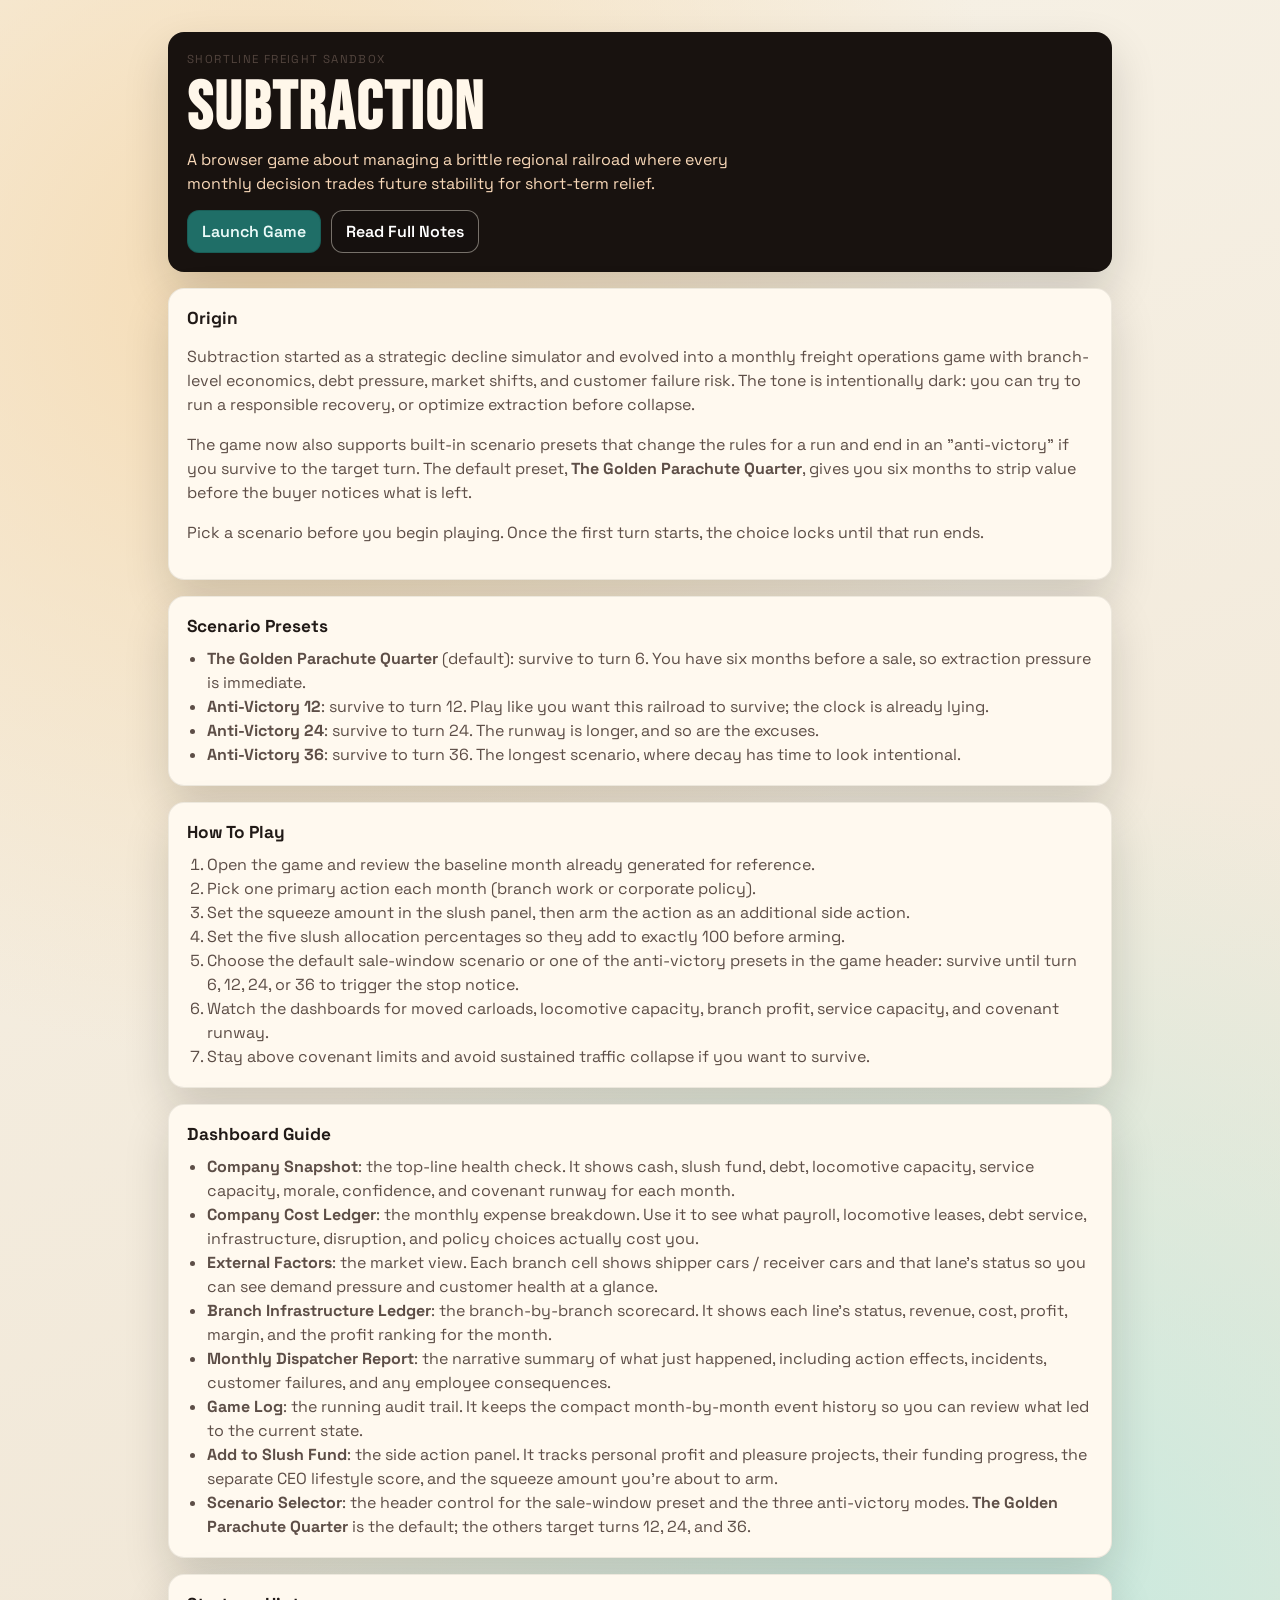
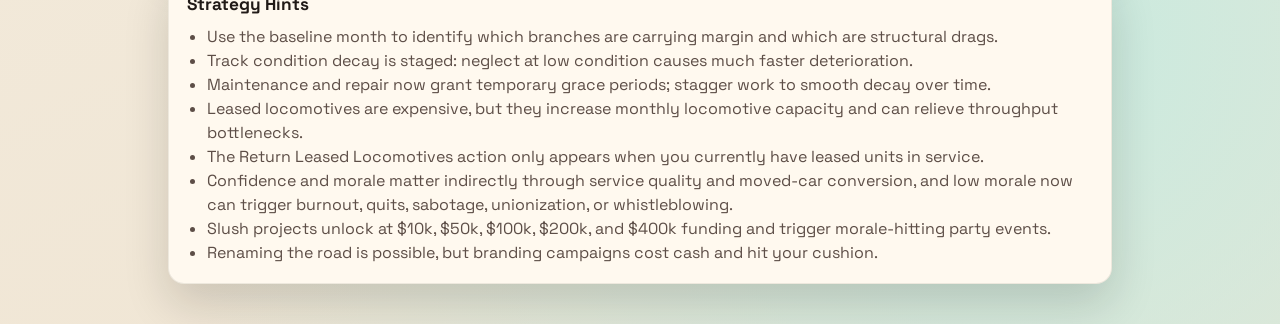
<file: index.html>
<!doctype html>
<html lang="en">
  <head>
    <meta charset="UTF-8" />
    <meta name="viewport" content="width=device-width, initial-scale=1.0" />
    <title>Subtraction - Briefing</title>
    <link rel="stylesheet" href="fonts.css" />
    <style>
      :root {
        --bg-ink: #14110f;
        --bg-paper: #f7f2e7;
        --card: #fff9ef;
        --accent-hot: #d14a1f;
        --accent-cold: #1f6e67;
        --text-main: #211a17;
        --text-soft: #5d4e47;
        --radius: 16px;
        --shadow: 0 20px 45px rgba(20, 17, 15, 0.16);
      }

      * {
        box-sizing: border-box;
      }

      body {
        margin: 0;
        min-height: 100vh;
        font-family: "Space Grotesk", sans-serif;
        color: var(--text-main);
        background:
          radial-gradient(circle at 20% 15%, #f5dcb5 0%, rgba(245, 220, 181, 0) 40%),
          radial-gradient(circle at 80% 85%, #c8eadf 0%, rgba(200, 234, 223, 0) 45%),
          linear-gradient(160deg, var(--bg-paper) 0%, #efe4d2 100%);
      }

      .app {
        max-width: 980px;
        margin: 0 auto;
        padding: 32px 18px 40px;
      }

      .hero,
      .panel {
        background: var(--card);
        border: 1px solid rgba(33, 26, 23, 0.08);
        border-radius: var(--radius);
        padding: 18px;
        box-shadow: var(--shadow);
      }

      .hero {
        background: #18120f;
        color: #fff7ea;
      }

      .kicker {
        letter-spacing: 0.12em;
        text-transform: uppercase;
        font-size: 0.72rem;
        opacity: 0.85;
        margin: 0;
      }

      h1 {
        margin: 10px 0 6px;
        font-family: "Bebas Neue", sans-serif;
        font-size: clamp(2.2rem, 8vw, 4.2rem);
        letter-spacing: 0.03em;
        line-height: 0.95;
      }

      .tagline {
        margin: 0;
        max-width: 55ch;
        color: #f8d8b8;
      }

      .cta-row {
        margin-top: 14px;
        display: flex;
        flex-wrap: wrap;
        gap: 10px;
      }

      .cta {
        text-decoration: none;
        border-radius: 12px;
        padding: 10px 14px;
        font-weight: 600;
      }

      .cta.play {
        background: var(--accent-cold);
        color: #eafaf8;
        border: 1px solid rgba(16, 64, 59, 0.35);
      }

      .cta.source {
        background: rgba(20, 17, 15, 0.7);
        color: #ffffff;
        border: 1px solid rgba(255, 247, 234, 0.42);
      }

      .panel {
        margin-top: 16px;
      }

      h2 {
        margin: 0 0 10px;
        font-size: 1.08rem;
      }

      p,
      li {
        color: var(--text-soft);
        line-height: 1.5;
      }

      ul,
      ol {
        margin: 8px 0 0;
        padding-left: 20px;
      }
    </style>
  </head>
  <body>
    <main class="app">
      <header class="hero">
        <p class="kicker">Shortline Freight Sandbox</p>
        <h1>Subtraction</h1>
        <p class="tagline">
          A browser game about managing a brittle regional railroad where every monthly decision trades future stability for
          short-term relief.
        </p>
        <div class="cta-row">
          <a class="cta play" href="game.html">Launch Game</a>
          <a class="cta source" href="README.md">Read Full Notes</a>
        </div>
      </header>

      <section class="panel">
        <h2>Origin</h2>
        <p>
          Subtraction started as a strategic decline simulator and evolved into a monthly freight operations game with branch-level
          economics, debt pressure, market shifts, and customer failure risk. The tone is intentionally dark: you can try to run a
          responsible recovery, or optimize extraction before collapse.
        </p>
        <p>
          The game now also supports built-in scenario presets that change the rules for a run and end in an "anti-victory" if
          you survive to the target turn. The default preset, <strong>The Golden Parachute Quarter</strong>, gives you six months
          to strip value before the buyer notices what is left.
        </p>
        <p>
          Pick a scenario before you begin playing. Once the first turn starts, the choice locks until that run ends.
        </p>
      </section>

      <section class="panel">
        <h2>Scenario Presets</h2>
        <ul>
          <li><strong>The Golden Parachute Quarter</strong> (default): survive to turn 6. You have six months before a sale, so extraction pressure is immediate.</li>
          <li><strong>Anti-Victory 12</strong>: survive to turn 12. Play like you want this railroad to survive; the clock is already lying.</li>
          <li><strong>Anti-Victory 24</strong>: survive to turn 24. The runway is longer, and so are the excuses.</li>
          <li><strong>Anti-Victory 36</strong>: survive to turn 36. The longest scenario, where decay has time to look intentional.</li>
        </ul>
      </section>

      <section class="panel">
        <h2>How To Play</h2>
        <ol>
          <li>Open the game and review the baseline month already generated for reference.</li>
          <li>Pick one primary action each month (branch work or corporate policy).</li>
          <li>Set the squeeze amount in the slush panel, then arm the action as an additional side action.</li>
          <li>Set the five slush allocation percentages so they add to exactly 100 before arming.</li>
          <li>Choose the default sale-window scenario or one of the anti-victory presets in the game header: survive until turn 6, 12, 24, or 36 to trigger the stop notice.</li>
          <li>Watch the dashboards for moved carloads, locomotive capacity, branch profit, service capacity, and covenant runway.</li>
          <li>Stay above covenant limits and avoid sustained traffic collapse if you want to survive.</li>
        </ol>
      </section>

      <section class="panel">
        <h2>Dashboard Guide</h2>
        <ul>
          <li><strong>Company Snapshot</strong>: the top-line health check. It shows cash, slush fund, debt, locomotive capacity, service capacity, morale, confidence, and covenant runway for each month.</li>
          <li><strong>Company Cost Ledger</strong>: the monthly expense breakdown. Use it to see what payroll, locomotive leases, debt service, infrastructure, disruption, and policy choices actually cost you.</li>
          <li><strong>External Factors</strong>: the market view. Each branch cell shows shipper cars / receiver cars and that lane's status so you can see demand pressure and customer health at a glance.</li>
          <li><strong>Branch Infrastructure Ledger</strong>: the branch-by-branch scorecard. It shows each line's status, revenue, cost, profit, margin, and the profit ranking for the month.</li>
          <li><strong>Monthly Dispatcher Report</strong>: the narrative summary of what just happened, including action effects, incidents, customer failures, and any employee consequences.</li>
          <li><strong>Game Log</strong>: the running audit trail. It keeps the compact month-by-month event history so you can review what led to the current state.</li>
          <li><strong>Add to Slush Fund</strong>: the side action panel. It tracks personal profit and pleasure projects, their funding progress, the separate CEO lifestyle score, and the squeeze amount you’re about to arm.</li>
          <li><strong>Scenario Selector</strong>: the header control for the sale-window preset and the three anti-victory modes. <strong>The Golden Parachute Quarter</strong> is the default; the others target turns 12, 24, and 36.</li>
        </ul>
      </section>

      <section class="panel">
        <h2>Strategy Hints</h2>
        <ul>
          <li>Use the baseline month to identify which branches are carrying margin and which are structural drags.</li>
          <li>Track condition decay is staged: neglect at low condition causes much faster deterioration.</li>
          <li>Maintenance and repair now grant temporary grace periods; stagger work to smooth decay over time.</li>
          <li>Leased locomotives are expensive, but they increase monthly locomotive capacity and can relieve throughput bottlenecks.</li>
          <li>The Return Leased Locomotives action only appears when you currently have leased units in service.</li>
          <li>Confidence and morale matter indirectly through service quality and moved-car conversion, and low morale now can trigger burnout, quits, sabotage, unionization, or whistleblowing.</li>
          <li>Slush projects unlock at $10k, $50k, $100k, $200k, and $400k funding and trigger morale-hitting party events.</li>
          <li>Renaming the road is possible, but branding campaigns cost cash and hit your cushion.</li>
        </ul>
      </section>
    </main>
  </body>
</html>
</file>
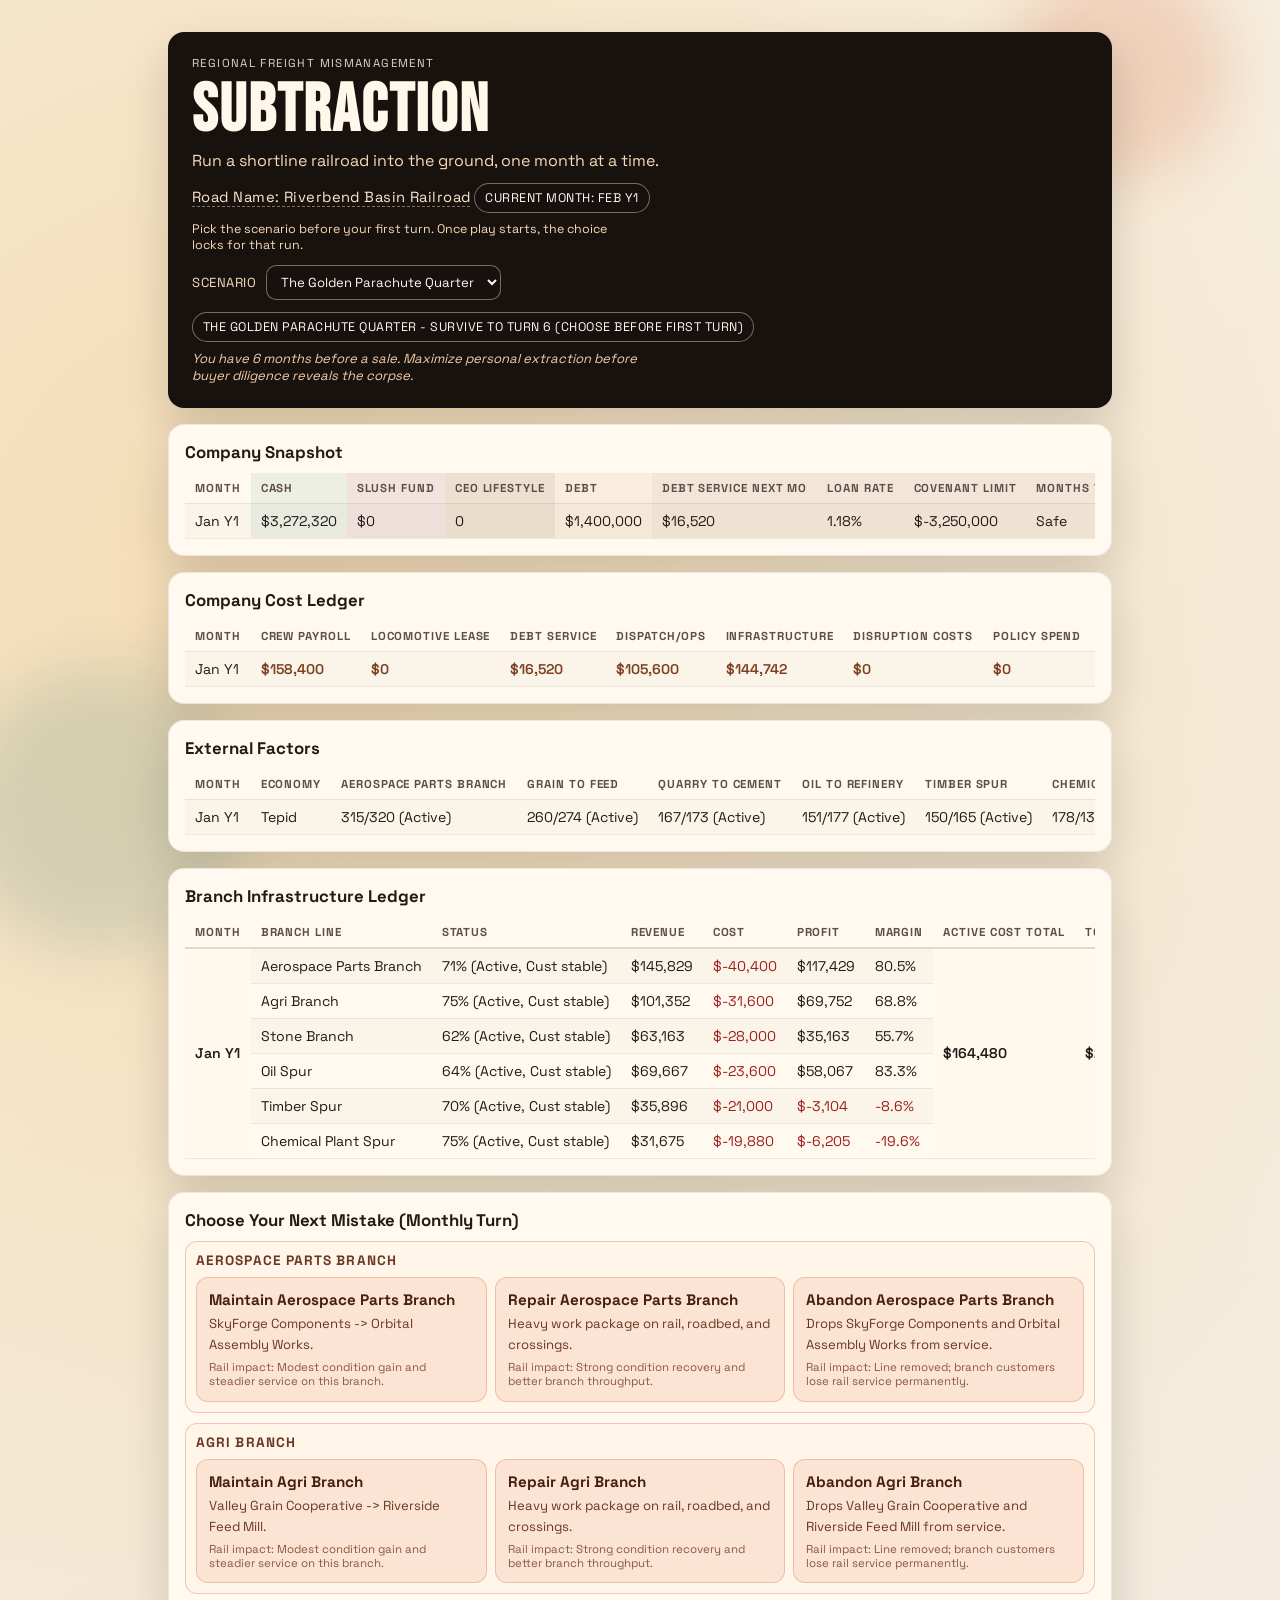
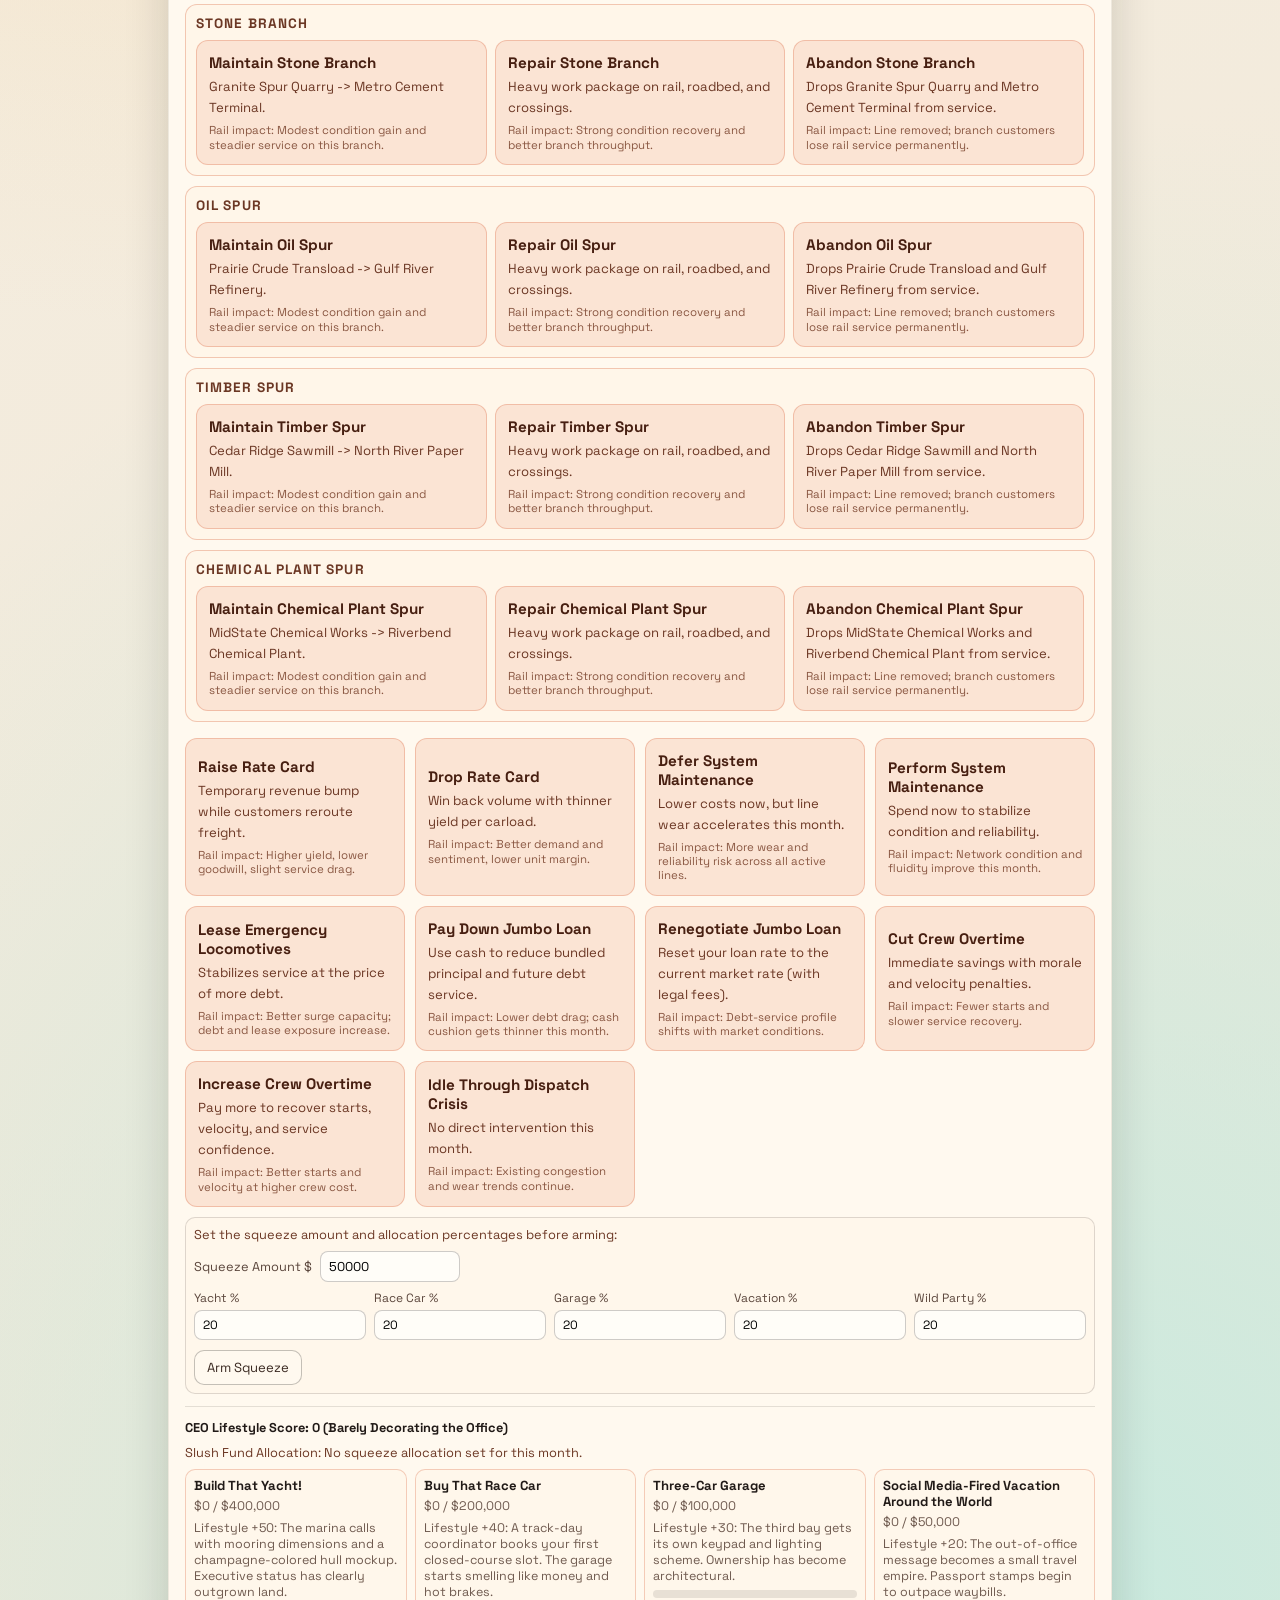
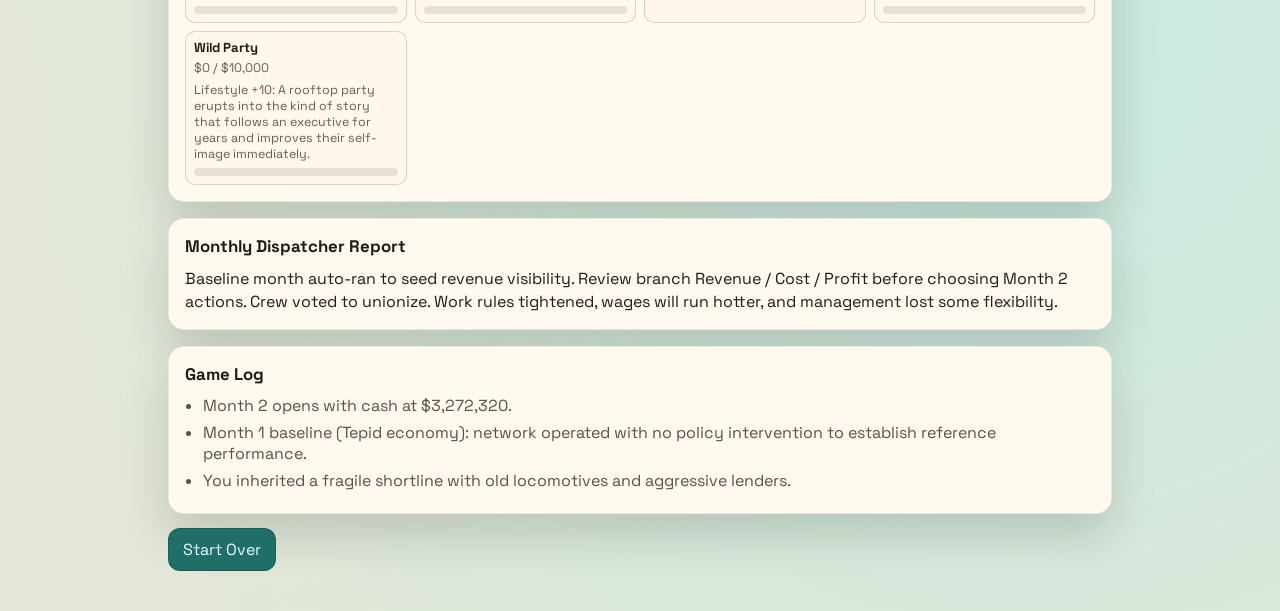
<file: game.html>
<!doctype html>
<html lang="en">
  <head>
    <meta charset="UTF-8" />
    <meta name="viewport" content="width=device-width, initial-scale=1.0" />
    <title>Subtraction: Shortline Freight Railroad Simulator</title>
    <link rel="stylesheet" href="fonts.css" />
    <link rel="stylesheet" href="styles.css" />
  </head>
  <body>
    <div class="bg-orb orb-1"></div>
    <div class="bg-orb orb-2"></div>

    <main class="app">
      <header class="hero reveal">
        <p class="kicker">Regional Freight Mismanagement</p>
        <h1>Subtraction</h1>
        <p class="tagline">Run a shortline railroad into the ground, one month at a&nbsp;time.</p>
        <p id="railroadName" class="railroad-name" aria-live="polite"></p>
        <p id="currentMonth" class="month-badge" aria-live="polite"></p>
        <p class="scenario-note">Pick the scenario before your first turn. Once play starts, the choice locks for that run.</p>
        <label class="scenario-row" for="scenarioSelect">
          Scenario
          <select id="scenarioSelect" class="scenario-select">
            <option value="golden-parachute-quarter" selected>The Golden Parachute Quarter</option>
            <option value="anti-victory-12">Anti-Victory 12</option>
            <option value="anti-victory-24">Anti-Victory 24</option>
            <option value="anti-victory-36">Anti-Victory 36</option>
          </select>
        </label>
        <p id="scenarioBadge" class="month-badge" aria-live="polite"></p>
        <p id="scenarioDescription" class="scenario-description" aria-live="polite"></p>
      </header>

      <section class="panel reveal delay-1">
        <h2>Company Snapshot</h2>
        <div class="table-wrap">
          <table class="snapshot-table" aria-label="Monthly company snapshot">
            <thead>
              <tr>
                <th scope="col" class="col-month">Month</th>
                <th scope="col" class="col-cash">Cash</th>
                <th scope="col" class="col-slush">Slush Fund</th>
                <th scope="col" class="col-lifestyle">CEO Lifestyle</th>
                <th scope="col" class="col-debt">Debt</th>
                <th scope="col" class="col-debt-service">Debt Service Next Mo</th>
                <th scope="col" class="col-loan-rate">Loan Rate</th>
                <th scope="col" class="col-covenant">Covenant Limit</th>
                <th scope="col" class="col-covenant-runway">Months to Covenant</th>
                <th scope="col" class="col-carloads">Moved Carloads</th>
                <th scope="col" class="col-loco-cap">Loco Capacity</th>
                <th scope="col" class="col-service">Service Capacity</th>
                <th scope="col" class="col-track">Track Condition</th>
                <th scope="col" class="col-morale">Crew Morale</th>
                <th scope="col" class="col-confidence">Shipper Confidence</th>
                <th scope="col" class="col-line">Line Miles</th>
                <th scope="col" class="col-lease">Leased Locos</th>
              </tr>
            </thead>
            <tbody id="snapshotBody"></tbody>
          </table>
        </div>
      </section>

      <section class="panel reveal delay-2">
        <h2>Company Cost Ledger</h2>
        <div class="table-wrap">
          <table class="snapshot-table" aria-label="Monthly company expenditure breakdown">
            <thead>
              <tr>
                <th scope="col">Month</th>
                <th scope="col">Crew Payroll</th>
                <th scope="col">Locomotive Lease</th>
                <th scope="col">Debt Service</th>
                <th scope="col">Dispatch/Ops</th>
                <th scope="col">Infrastructure</th>
                <th scope="col">Disruption Costs</th>
                <th scope="col">Policy Spend</th>
                <th scope="col">Total Expenditure</th>
                <th scope="col">Freight Revenue</th>
                <th scope="col">Operating Balance</th>
              </tr>
            </thead>
            <tbody id="costBody"></tbody>
          </table>
        </div>
      </section>

      <section class="panel reveal delay-2">
        <h2>External Factors</h2>
        <div class="table-wrap">
          <table class="snapshot-table" aria-label="Monthly market conditions">
            <thead>
              <tr>
                <th scope="col">Month</th>
                <th scope="col">Economy</th>
                <th scope="col">Aerospace Parts Branch</th>
                <th scope="col">Grain to Feed</th>
                <th scope="col">Quarry to Cement</th>
                <th scope="col">Oil to Refinery</th>
                <th scope="col">Timber Spur</th>
                <th scope="col">Chemicals to Plant</th>
                <th scope="col">Demand Offered Cars</th>
                <th scope="col">Moved Carloads</th>
                <th scope="col">Unserved Cars</th>
                <th scope="col">Service Rate</th>
              </tr>
            </thead>
            <tbody id="observeBody"></tbody>
          </table>
        </div>
      </section>

      <section class="panel reveal delay-3">
        <h2>Branch Infrastructure Ledger</h2>
        <div class="table-wrap">
          <table class="snapshot-table" aria-label="Monthly branch infrastructure costs">
            <thead>
              <tr>
                <th scope="col">Month</th>
                <th scope="col">Branch Line</th>
                <th scope="col">Status</th>
                <th scope="col">Revenue</th>
                <th scope="col">Cost</th>
                <th scope="col">Profit</th>
                <th scope="col">Margin</th>
                <th scope="col">Active Cost Total</th>
                <th scope="col">Total Branch Profit</th>
                <th scope="col">Profit Ranking</th>
              </tr>
            </thead>
            <tbody id="branchBody"></tbody>
          </table>
        </div>
      </section>

      <section class="panel reveal delay-4">
        <h2>Choose Your Next Mistake (Monthly Turn)</h2>
        <div id="actions" class="actions-grid"></div>
        <div class="turnip-alloc-panel" aria-label="Slush fund allocation percentages">
          <p class="slush-caption">Set the squeeze amount and allocation percentages before arming:</p>
          <label class="turnip-amount-row">Squeeze Amount $
            <input id="turnip-amount" type="number" min="0" step="1000" value="50000" />
          </label>
          <div class="turnip-alloc-grid">
            <label>Yacht % <input id="alloc-yacht" type="number" min="0" step="1" value="20" /></label>
            <label>Race Car % <input id="alloc-race-car" type="number" min="0" step="1" value="20" /></label>
            <label>Garage % <input id="alloc-garage" type="number" min="0" step="1" value="20" /></label>
            <label>Vacation % <input id="alloc-vacation" type="number" min="0" step="1" value="20" /></label>
            <label>Wild Party % <input id="alloc-wild-party" type="number" min="0" step="1" value="20" /></label>
          </div>
          <button id="turnipBtn" class="turnip-btn" type="button">Arm Squeeze</button>
        </div>
        <div id="slushActivities" class="slush-activities" aria-live="polite"></div>
      </section>

      <section class="panel reveal delay-5">
        <h2>Monthly Dispatcher Report</h2>
        <p id="report" class="report">Welcome to Month 1. Local shippers are still willing to trust you. For now.</p>
      </section>

      <section class="panel reveal delay-6">
        <h2>Game Log</h2>
        <ul id="log" class="log"></ul>
      </section>

      <footer class="footer reveal delay-6">
        <button id="restartBtn" class="restart-btn" type="button">Start Over</button>
      </footer>
    </main>

    <script type="module" src="game.js"></script>
  </body>
</html>
</file>
<file: fonts.css>
@font-face {
  font-family: "Bebas Neue";
  src: url("assets/fonts/BebasNeue-Regular.ttf") format("truetype");
  font-style: normal;
  font-weight: 400;
  font-display: swap;
}

@font-face {
  font-family: "Space Grotesk";
  src: url("assets/fonts/SpaceGrotesk-wght.ttf") format("truetype");
  font-style: normal;
  font-weight: 400 700;
  font-display: swap;
}
</file>
<file: styles.css>
:root {
  --bg-ink: #14110f;
  --bg-paper: #f7f2e7;
  --card: #fff9ef;
  --accent-hot: #d14a1f;
  --accent-cold: #1f6e67;
  --text-main: #211a17;
  --text-soft: #5d4e47;
  --danger: #9f1f1f;
  --radius: 16px;
  --shadow: 0 20px 45px rgba(20, 17, 15, 0.16);
}

* {
  box-sizing: border-box;
}

body {
  margin: 0;
  min-height: 100vh;
  font-family: "Space Grotesk", sans-serif;
  color: var(--text-main);
  background:
    radial-gradient(circle at 20% 15%, #f5dcb5 0%, rgba(245, 220, 181, 0) 40%),
    radial-gradient(circle at 80% 85%, #c8eadf 0%, rgba(200, 234, 223, 0) 45%),
    linear-gradient(160deg, var(--bg-paper) 0%, #efe4d2 100%);
  overflow-x: hidden;
}

.bg-orb {
  position: fixed;
  border-radius: 999px;
  filter: blur(30px);
  pointer-events: none;
  opacity: 0.5;
}

.orb-1 {
  width: 220px;
  height: 220px;
  background: rgba(209, 74, 31, 0.32);
  top: -40px;
  right: 4vw;
}

.orb-2 {
  width: 280px;
  height: 280px;
  background: rgba(31, 110, 103, 0.3);
  bottom: -50px;
  left: -40px;
}

.app {
  max-width: 980px;
  margin: 0 auto;
  padding: 32px 18px 40px;
}

.hero {
  background: #18120f;
  color: #fff7ea;
  border-radius: var(--radius);
  padding: 24px;
  box-shadow: var(--shadow);
}

.kicker {
  letter-spacing: 0.12em;
  text-transform: uppercase;
  font-size: 0.72rem;
  opacity: 0.85;
  margin: 0;
}

.hero h1 {
  margin: 10px 0 6px;
  font-family: "Bebas Neue", sans-serif;
  font-size: clamp(2.2rem, 8vw, 4.2rem);
  letter-spacing: 0.03em;
  line-height: 0.95;
}

.tagline {
  margin: 0;
  max-width: 60ch;
  color: #f8d8b8;
}

.railroad-name {
  margin: 10px 0 0;
  font-size: 0.92rem;
  letter-spacing: 0.03em;
  color: #ffe8cf;
  display: inline-block;
  cursor: pointer;
  border-bottom: 1px dashed rgba(255, 232, 207, 0.45);
  transition: color 0.15s ease, border-color 0.15s ease;
}

.railroad-name:hover,
.railroad-name:focus-visible {
  color: #fff3e2;
  border-color: rgba(255, 232, 207, 0.85);
}

.month-badge {
  display: inline-block;
  margin: 12px 0 0;
  padding: 6px 10px;
  border-radius: 999px;
  border: 1px solid rgba(248, 216, 184, 0.45);
  background: rgba(20, 17, 15, 0.46);
  color: #fff8ed;
  font-size: 0.78rem;
  letter-spacing: 0.04em;
  text-transform: uppercase;
}

.scenario-row {
  display: flex;
  align-items: center;
  gap: 10px;
  margin-top: 12px;
  color: #f8d8b8;
  font-size: 0.82rem;
  letter-spacing: 0.04em;
  text-transform: uppercase;
}

.scenario-select {
  min-width: 180px;
  border: 1px solid rgba(248, 216, 184, 0.45);
  border-radius: 10px;
  padding: 7px 10px;
  background: rgba(20, 17, 15, 0.46);
  color: #fff8ed;
  font: inherit;
}

.scenario-note {
  margin: 8px 0 0;
  color: #f8d8b8;
  font-size: 0.78rem;
  max-width: 52ch;
}

.scenario-description {
  margin: 8px 0 0;
  color: #f3cba5;
  font-size: 0.82rem;
  font-style: italic;
  max-width: 56ch;
}

.panel {
  margin-top: 16px;
  background: var(--card);
  border: 1px solid rgba(33, 26, 23, 0.08);
  border-radius: var(--radius);
  padding: 16px;
  box-shadow: var(--shadow);
}

.panel h2 {
  margin: 0 0 10px;
  font-size: 1.05rem;
}

.table-wrap {
  overflow: auto;
}

.snapshot-table {
  width: 100%;
  border-collapse: collapse;
  min-width: 760px;
  font-size: 0.88rem;
}

.snapshot-table th,
.snapshot-table td {
  border-bottom: 1px solid rgba(33, 26, 23, 0.08);
  padding: 8px 10px;
  text-align: left;
  white-space: nowrap;
}

.snapshot-table th {
  text-transform: uppercase;
  font-size: 0.72rem;
  letter-spacing: 0.08em;
  color: var(--text-soft);
}

.snapshot-table thead th {
  position: sticky;
  top: 0;
  z-index: 2;
  background: #fff9ef;
  box-shadow: 0 2px 0 rgba(33, 26, 23, 0.08);
}

.snapshot-table tbody tr:nth-child(odd) {
  background: rgba(247, 242, 231, 0.6);
}

.ledger-month-start td {
  border-top: 2px solid rgba(33, 26, 23, 0.14);
}

.ledger-subrow td[rowspan] {
  background: rgba(255, 249, 239, 0.8);
  font-weight: 600;
}

.snapshot-table .col-cash {
  background: rgba(31, 110, 103, 0.08);
}

.snapshot-table .col-slush {
  background: rgba(138, 44, 94, 0.1);
}

.snapshot-table .col-lifestyle {
  background: rgba(124, 84, 25, 0.14);
}

.snapshot-table .col-debt {
  background: rgba(183, 88, 32, 0.08);
}

.snapshot-table .col-debt-service,
.snapshot-table .col-loan-rate,
.snapshot-table .col-covenant,
.snapshot-table .col-covenant-runway {
  background: rgba(138, 69, 26, 0.1);
}

.snapshot-table .col-carloads {
  background: rgba(31, 72, 110, 0.08);
}

.snapshot-table .col-loco-cap {
  background: rgba(39, 95, 124, 0.1);
}

.snapshot-table .col-track,
.snapshot-table .col-service,
.snapshot-table .col-morale,
.snapshot-table .col-confidence {
  background: rgba(99, 77, 43, 0.08);
}

.snapshot-table .col-line,
.snapshot-table .col-lease {
  background: rgba(56, 42, 30, 0.06);
}

.actions-grid {
  display: grid;
  gap: 10px;
}

.branch-groups {
  display: grid;
  gap: 10px;
}

.branch-action-box {
  background: #fff6e9;
  border: 1px solid rgba(209, 74, 31, 0.28);
  border-radius: 12px;
  padding: 10px;
}

.branch-action-title {
  margin: 0 0 8px;
  font-size: 0.85rem;
  text-transform: uppercase;
  letter-spacing: 0.08em;
  color: #6b3724;
}

.branch-action-row {
  display: grid;
  grid-template-columns: repeat(auto-fit, minmax(180px, 1fr));
  gap: 8px;
}

.corporate-actions {
  display: grid;
  grid-template-columns: repeat(auto-fit, minmax(220px, 1fr));
  gap: 10px;
  margin-top: 6px;
}

.turnip-btn {
  margin-top: 10px;
  padding: 8px 12px;
  border-radius: 10px;
  border: 1px solid rgba(20, 17, 15, 0.25);
  background: #fff9ef;
  color: #3b2a22;
  font: inherit;
  font-size: 0.82rem;
  cursor: pointer;
}

.turnip-btn.is-armed {
  background: #1f6e67;
  color: #edfbf9;
  border-color: rgba(16, 64, 59, 0.35);
  box-shadow: 0 0 0 2px rgba(31, 110, 103, 0.28), 0 10px 24px rgba(31, 110, 103, 0.25);
  font-weight: 700;
}

.slush-activities {
  margin-top: 12px;
  border-top: 1px solid rgba(33, 26, 23, 0.12);
  padding-top: 12px;
}

.turnip-alloc-panel {
  margin-top: 10px;
  padding: 8px;
  border: 1px solid rgba(33, 26, 23, 0.15);
  border-radius: 10px;
  background: #fff7eb;
}

.turnip-amount-row {
  display: flex;
  align-items: center;
  gap: 8px;
  margin-bottom: 8px;
  font-size: 0.8rem;
  color: #5b463c;
}

.turnip-amount-row input {
  width: 140px;
  border: 1px solid rgba(33, 26, 23, 0.22);
  border-radius: 8px;
  padding: 6px 8px;
  font: inherit;
  background: #fffdf8;
}

.turnip-alloc-grid {
  display: grid;
  grid-template-columns: repeat(auto-fit, minmax(140px, 1fr));
  gap: 8px;
}

.turnip-alloc-grid label {
  display: flex;
  flex-direction: column;
  gap: 4px;
  font-size: 0.75rem;
  color: #5b463c;
}

.turnip-alloc-grid input {
  border: 1px solid rgba(33, 26, 23, 0.22);
  border-radius: 8px;
  padding: 6px 8px;
  font: inherit;
  background: #fffdf8;
}

.slush-caption {
  margin: 0 0 8px;
  font-size: 0.8rem;
  color: #6b3724;
}

.slush-score {
  font-weight: 700;
  color: var(--text-main);
}

.slush-flavor {
  margin: 0;
  min-height: 3.6em;
}

.slush-grid {
  display: grid;
  gap: 8px;
  grid-template-columns: repeat(auto-fit, minmax(180px, 1fr));
}

.slush-card {
  border: 1px solid rgba(209, 74, 31, 0.25);
  border-radius: 10px;
  padding: 8px;
  background: #fff7eb;
}

.slush-card.is-complete {
  border-color: rgba(31, 110, 103, 0.45);
  background: #eef9f6;
}

.slush-card h3 {
  margin: 0;
  font-size: 0.82rem;
  line-height: 1.2;
}

.slush-card p {
  margin: 4px 0 6px;
  font-size: 0.78rem;
  color: #6f5a4f;
}

.slush-bar {
  height: 8px;
  background: rgba(33, 26, 23, 0.1);
  border-radius: 999px;
  overflow: hidden;
}

.slush-bar span {
  display: block;
  height: 100%;
  background: linear-gradient(90deg, #d14a1f 0%, #1f6e67 100%);
}

.slush-badge {
  display: inline-block;
  margin-top: 6px;
  font-size: 0.72rem;
  color: #1b6b63;
}

.action-btn,
.restart-btn {
  font: inherit;
  cursor: pointer;
  border-radius: 12px;
  border: none;
  transition: transform 0.16s ease, box-shadow 0.16s ease;
}

.action-btn {
  text-align: left;
  padding: 12px;
  background: #fbe4d4;
  border: 1px solid rgba(209, 74, 31, 0.25);
  color: #471f11;
}

.action-btn strong {
  display: block;
  font-size: 0.95rem;
  margin-bottom: 3px;
}

.action-btn .action-desc {
  font-size: 0.82rem;
  color: #6b3724;
}

.action-btn .action-note {
  display: block;
  margin-top: 6px;
  font-size: 0.72rem;
  line-height: 1.25;
  color: #84503b;
  opacity: 0.95;
}

.action-btn:hover,
.action-btn:focus-visible,
.restart-btn:hover,
.restart-btn:focus-visible {
  transform: translateY(-1px);
  box-shadow: 0 10px 20px rgba(20, 17, 15, 0.15);
}

.report {
  margin: 0;
  line-height: 1.45;
}

.log {
  margin: 0;
  padding-left: 18px;
  max-height: 220px;
  overflow: auto;
}

.log li {
  margin-bottom: 6px;
  color: var(--text-soft);
}

.footer {
  margin-top: 14px;
}

.restart-btn {
  padding: 10px 14px;
  background: var(--accent-cold);
  color: #eafaf8;
  border: 1px solid rgba(16, 64, 59, 0.35);
}

.is-danger {
  color: var(--danger);
}

.ledger-money {
  font-weight: 600;
}

.ledger-expense {
  color: #7c3f1f;
}

.ledger-expense-total {
  color: #9f1f1f;
}

.ledger-revenue {
  color: #1b6b63;
}

.ledger-balance {
  color: #235b2e;
}

.reveal {
  opacity: 0;
  transform: translateY(10px);
  animation: reveal 0.45s ease forwards;
}

.delay-1 {
  animation-delay: 0.08s;
}

.delay-2 {
  animation-delay: 0.14s;
}

.delay-3 {
  animation-delay: 0.2s;
}

.delay-4 {
  animation-delay: 0.26s;
}

.delay-5 {
  animation-delay: 0.32s;
}

.delay-6 {
  animation-delay: 0.38s;
}

@keyframes reveal {
  to {
    opacity: 1;
    transform: translateY(0);
  }
}

@media (max-width: 640px) {
  .app {
    padding: 18px 12px 28px;
  }

  .hero {
    padding: 18px;
  }

  .panel {
    padding: 12px;
  }
}
</file>
